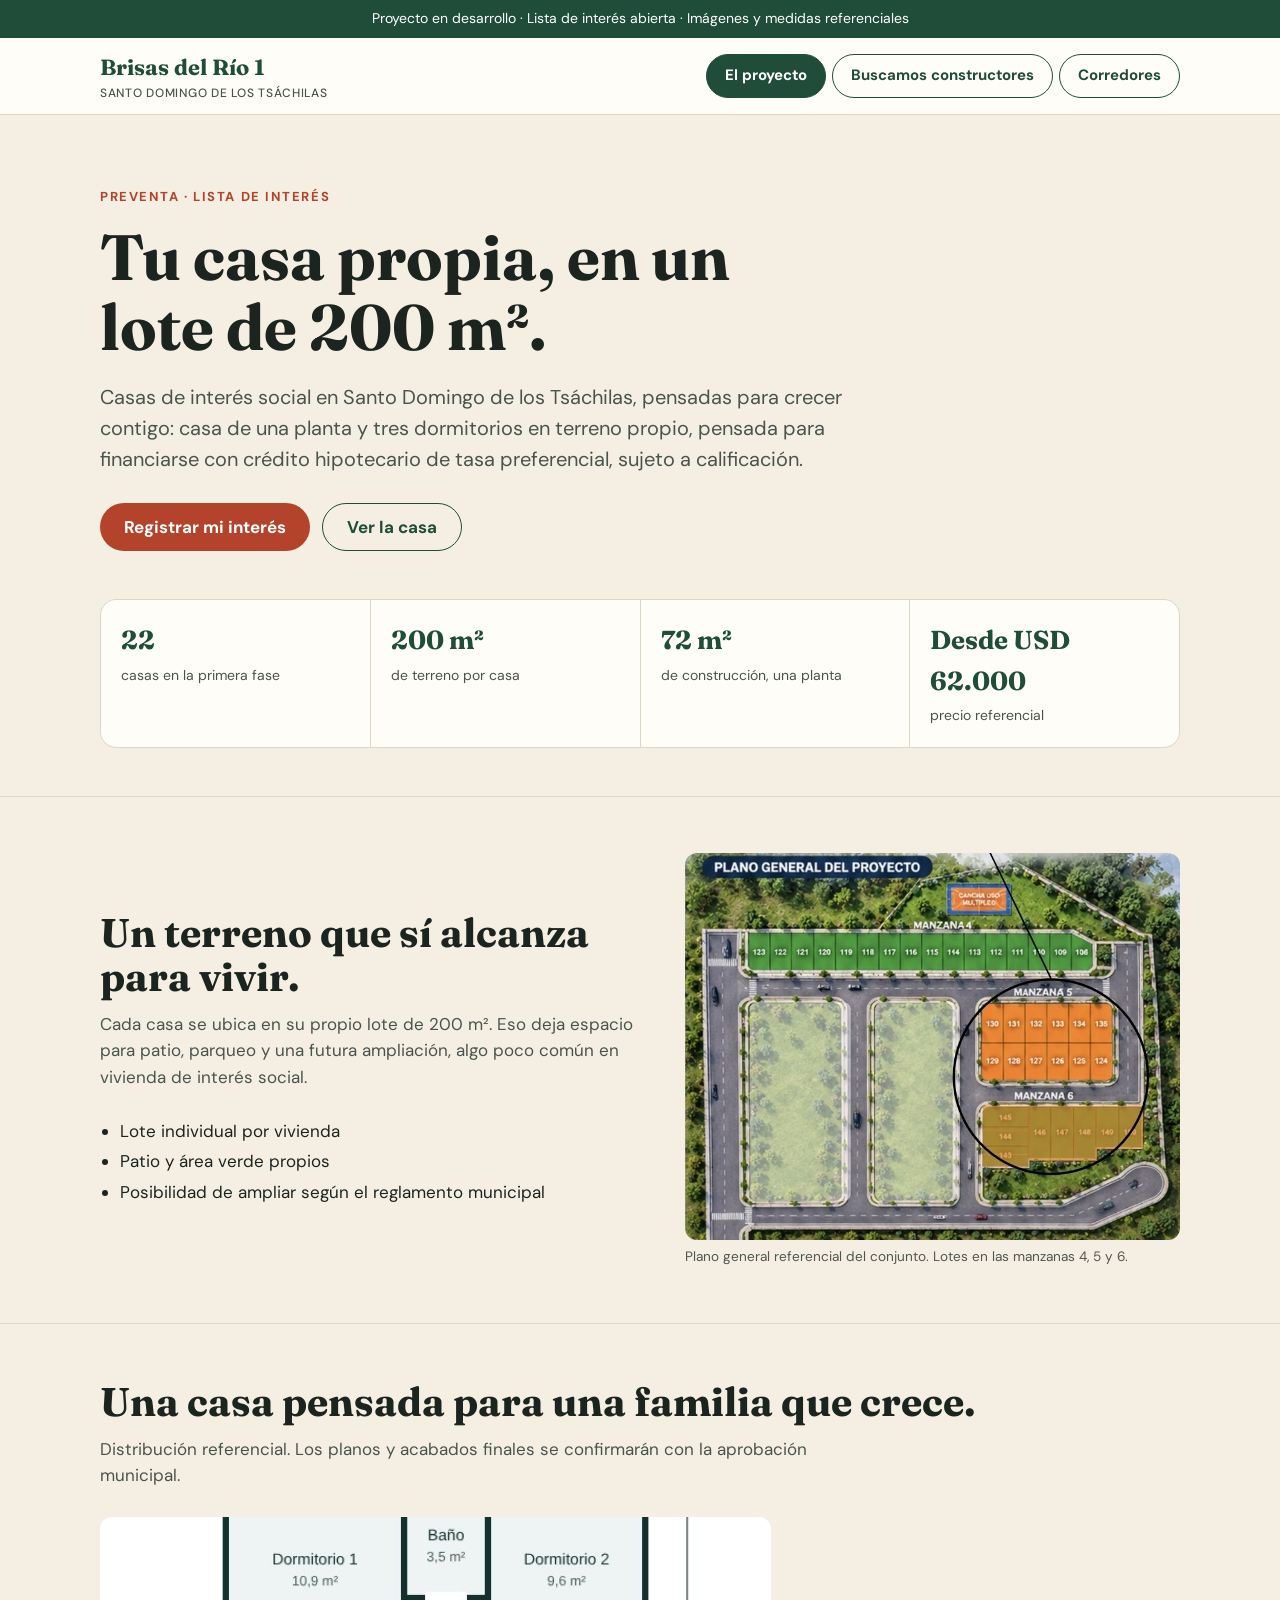
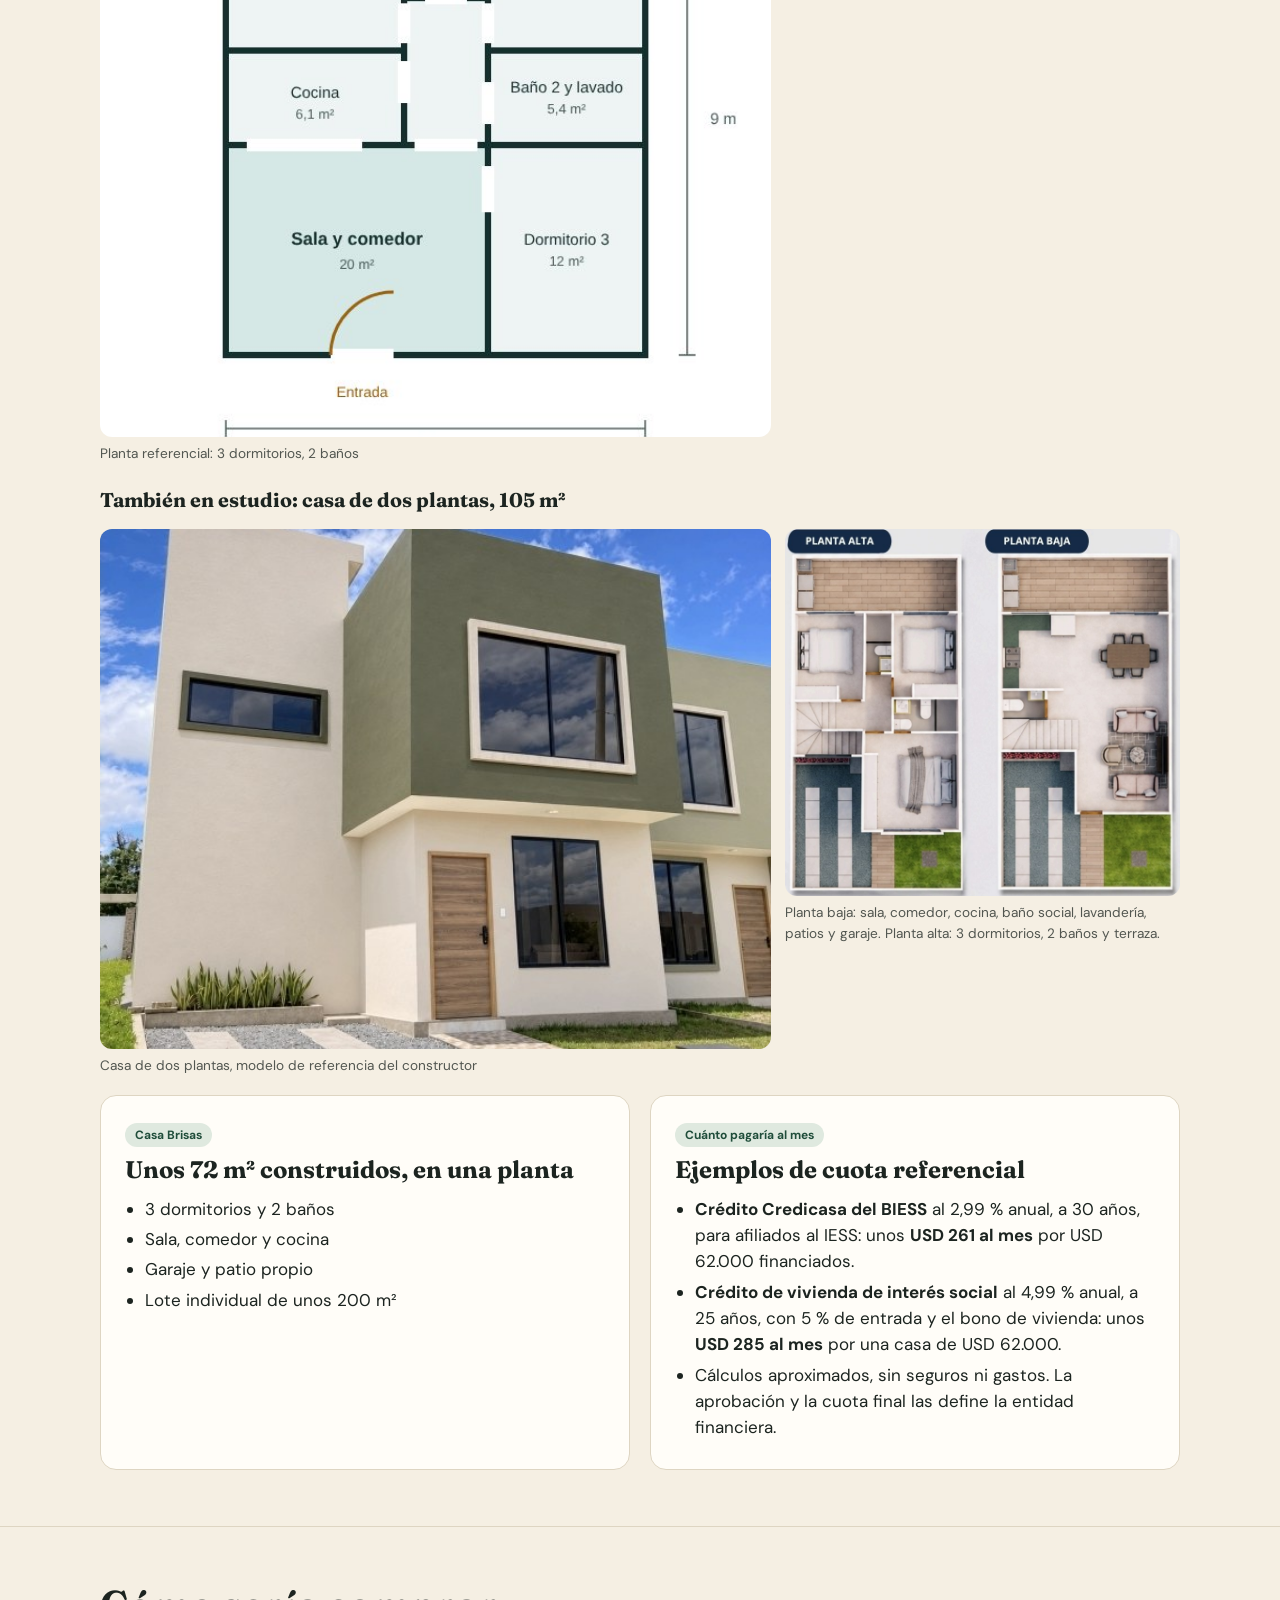
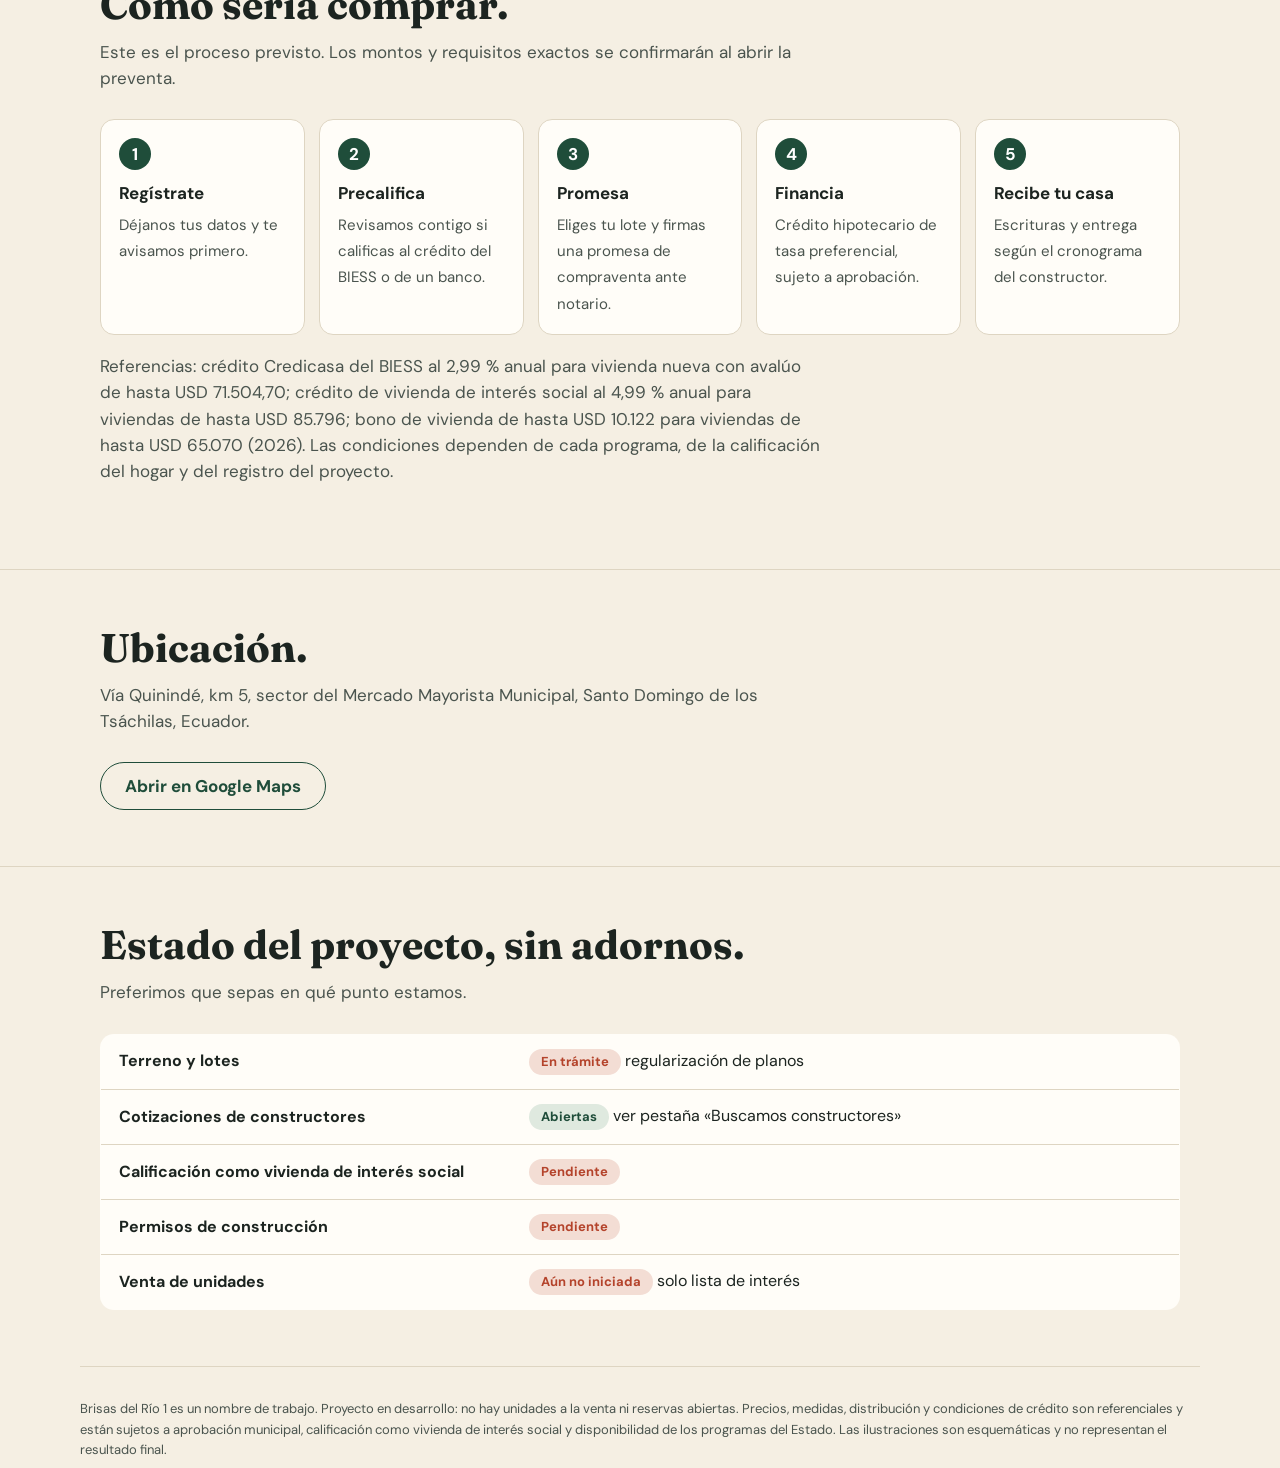
<file: index.html>
<!doctype html>
<html lang="es">
<head>
<meta charset="utf-8">
<meta name="viewport" content="width=device-width, initial-scale=1">
<title>Brisas del Río 1 · Casas en Santo Domingo</title>
<meta property="og:title" content="Brisas del Río 1 · Casas de una planta en Santo Domingo">
<meta property="og:description" content="22 casas de una planta en lotes de 200 m², desde USD 62.000 referencial. Lista de interés, convocatoria a constructores y red de corredores.">
<meta property="og:image" content="https://neyt.github.io/residencial-aurora/img/brisas-satelite.jpg">
<meta property="og:url" content="https://neyt.github.io/residencial-aurora/">
<meta property="og:type" content="website">
<link rel="icon" href="data:image/svg+xml,%3Csvg xmlns='http://www.w3.org/2000/svg' viewBox='0 0 100 100'%3E%3Ctext y='.9em' font-size='90'%3E🏡%3C/text%3E%3C/svg%3E">
<meta name="description" content="Proyecto de casas de interés social sobre lotes de 200 m² en Santo Domingo de los Tsáchilas. Lista de interés abierta y búsqueda de constructores.">
<link rel="preconnect" href="https://fonts.googleapis.com">
<link rel="preconnect" href="https://fonts.gstatic.com" crossorigin>
<link href="https://fonts.googleapis.com/css2?family=Fraunces:opsz,wght@9..144,500;9..144,700&family=DM+Sans:wght@400;500;700&display=swap" rel="stylesheet">
<style>
:root{
  --ink:#1c2420; --ink2:#4a544e; --sand:#f5efe3; --paper:#fffdf8; --line:#ded5c2;
  --green:#1f4d3a; --green2:#2f6b52; --clay:#b4432b; --clayTint:#f3ddd4; --greenTint:#dfe9df;
}
@media (prefers-color-scheme: dark){
  :root{--ink:#f1ede3; --ink2:#c2c8c0; --sand:#141a17; --paper:#1b231f; --line:#33403a;
    --green:#8fcaa8; --green2:#a9d9bd; --clay:#f0a48f; --clayTint:#3a2620; --greenTint:#22322a;}
}
*{box-sizing:border-box}
html{scroll-behavior:smooth}
body{margin:0;background:var(--sand);color:var(--ink);font-family:'DM Sans',system-ui,sans-serif;line-height:1.55;font-size:17px}
h1,h2,h3{font-family:'Fraunces',Georgia,serif;font-weight:700;line-height:1.1;margin:0}
a{color:inherit}
.wrap{max-width:1120px;margin:0 auto;padding:0 20px}
.notice{background:var(--green);color:#fff;font-size:14px;text-align:center;padding:8px 16px}
@media (prefers-color-scheme: dark){.notice{color:#0f1a14}}
header.top{background:var(--paper);border-bottom:1px solid var(--line);position:sticky;top:0;z-index:5}
.bar{display:flex;align-items:center;justify-content:space-between;gap:16px;flex-wrap:wrap;padding:12px 20px;max-width:1120px;margin:0 auto}
.brand{font-family:'Fraunces',serif;font-weight:700;font-size:22px;color:var(--green);text-decoration:none}
.brand small{display:block;font-family:'DM Sans',sans-serif;font-size:12px;font-weight:500;color:var(--ink2);letter-spacing:.06em;text-transform:uppercase}
[role=tablist]{display:flex;gap:6px}
[role=tab]{font:inherit;font-weight:700;font-size:15px;min-height:44px;padding:0 18px;border-radius:999px;border:1.5px solid var(--green);background:transparent;color:var(--green);cursor:pointer}
[role=tab][aria-selected=true]{background:var(--green);color:#fff}
@media (prefers-color-scheme: dark){[role=tab][aria-selected=true]{color:#0f1a14}}
[role=tab]:focus-visible,.btn:focus-visible{outline:3px solid var(--clay);outline-offset:2px}
.btn{display:inline-flex;align-items:center;justify-content:center;min-height:48px;padding:0 24px;border-radius:999px;font-weight:700;text-decoration:none;background:var(--clay);color:#fff;border:0}
.btn.alt{background:transparent;color:var(--green);border:1.5px solid var(--green)}
@media (prefers-color-scheme: dark){.btn{color:#1a0f0b}}
.hero{padding:72px 0 48px}
.eyebrow{font-size:13px;font-weight:700;letter-spacing:.12em;text-transform:uppercase;color:var(--clay);margin-bottom:14px}
.hero h1{font-size:clamp(36px,6vw,64px);max-width:16ch}
.hero p.lead{font-size:20px;max-width:56ch;color:var(--ink2);margin:20px 0 28px}
.cta{display:flex;gap:12px;flex-wrap:wrap}
.facts{display:grid;grid-template-columns:repeat(4,minmax(0,1fr));gap:1px;background:var(--line);border:1px solid var(--line);border-radius:16px;overflow:hidden;margin-top:48px}
.facts div{background:var(--paper);padding:20px}
.facts b{display:block;font-family:'Fraunces',serif;font-size:26px;color:var(--green)}
.facts span{font-size:14px;color:var(--ink2)}
section.blk{padding:56px 0;border-top:1px solid var(--line)}
section.blk h2{font-size:clamp(28px,4vw,40px);margin-bottom:12px}
.sub{color:var(--ink2);max-width:60ch;margin:0 0 28px}
.two{display:grid;grid-template-columns:1.1fr 1fr;gap:40px;align-items:center}
.plan{background:var(--paper);border:1px solid var(--line);border-radius:16px;padding:20px}
.plan p{font-size:13px;color:var(--ink2);margin:10px 0 0}
.cards{display:grid;grid-template-columns:repeat(2,minmax(0,1fr));gap:20px}
.card{background:var(--paper);border:1px solid var(--line);border-radius:16px;padding:24px}
.card h3{font-size:24px;margin-bottom:6px}
.card ul,.list{margin:12px 0 0;padding-left:20px}
.card li,.list li{margin:4px 0}
.shot{display:block;width:100%;height:auto;border-radius:10px;margin-top:8px}
.cap{font-size:12px;color:var(--ink2);margin:6px 0 0}
.tag{display:inline-block;font-size:12px;font-weight:700;padding:3px 10px;border-radius:999px;background:var(--greenTint);color:var(--green);margin-bottom:10px}
.steps{display:grid;grid-template-columns:repeat(5,minmax(0,1fr));gap:14px;counter-reset:s;padding:0;list-style:none;margin:0}
.steps li{counter-increment:s;background:var(--paper);border:1px solid var(--line);border-radius:14px;padding:18px}
.steps li::before{content:counter(s);display:flex;align-items:center;justify-content:center;width:32px;height:32px;border-radius:50%;background:var(--green);color:#fff;font-weight:700;margin-bottom:10px}
@media (prefers-color-scheme: dark){.steps li::before{color:#0f1a14}}
.steps b{display:block;margin-bottom:4px}
.steps span{font-size:15px;color:var(--ink2)}
.status{width:100%;border-collapse:collapse;background:var(--paper);border:1px solid var(--line);border-radius:14px;overflow:hidden}
.status th,.status td{text-align:left;padding:14px 18px;border-bottom:1px solid var(--line);font-size:16px}
.status th{font-weight:700;width:38%}
.pill{display:inline-block;font-size:13px;font-weight:700;padding:3px 12px;border-radius:999px}
.pill.go{background:var(--greenTint);color:var(--green)}
.pill.wait{background:var(--clayTint);color:var(--clay)}
.build-hero{background:var(--green);color:#fff;padding:64px 0}
@media (prefers-color-scheme: dark){.build-hero{color:#0f1a14}}
.build-hero h1{font-size:clamp(34px,5.5vw,56px);max-width:18ch}
.build-hero p{font-size:19px;max-width:58ch;margin:18px 0 26px;opacity:.92}
.build-hero .btn{background:#fff;color:var(--green)}
@media (prefers-color-scheme: dark){.build-hero .btn{background:#0f1a14;color:var(--green)}}
.disc{font-size:13px;color:var(--ink2);padding:32px 0 48px;border-top:1px solid var(--line)}
footer .wrap{padding-bottom:8px}
[hidden]{display:none!important}
@media (max-width:820px){
  .facts{grid-template-columns:repeat(2,minmax(0,1fr))}
  .two,.cards{grid-template-columns:1fr}
  .steps{grid-template-columns:1fr}
  .hero{padding-top:44px}
}
.fotos-casa{display:grid;grid-template-columns:1.7fr 1fr;gap:14px;margin:18px 0}.fotos-casa figure{margin:0}.fotos-casa img{width:100%;height:auto;border-radius:12px;display:block;background:#fff}.fotos-casa figcaption{font-size:.85rem;opacity:.75;margin-top:6px}@media(max-width:700px){.fotos-casa{grid-template-columns:1fr}}
.plan-real{margin:0}.plan-real img{width:100%;height:auto;border-radius:12px;display:block}.plan-real figcaption{font-size:.85rem;opacity:.75;margin-top:6px}.opc{margin:26px 0 4px}.fotos-casa img{max-height:520px;object-fit:cover}
</style>
</head>
<body>
<div class="notice">Proyecto en desarrollo · Lista de interés abierta · Imágenes y medidas referenciales</div>
<header class="top">
  <div class="bar">
    <a class="brand" href="#proyecto">Brisas del Río 1<small>Santo Domingo de los Tsáchilas</small></a>
    <div role="tablist" aria-label="Secciones">
      <button role="tab" id="tab-proyecto" aria-selected="true" aria-controls="panel-proyecto">El proyecto</button>
      <button role="tab" id="tab-constructores" aria-selected="false" aria-controls="panel-constructores">Buscamos constructores</button>
      <button role="tab" id="tab-corredores" aria-selected="false" aria-controls="panel-corredores">Corredores</button>
    </div>
  </div>
</header>

<main>
<div role="tabpanel" id="panel-proyecto" aria-labelledby="tab-proyecto">
  <div class="wrap">
    <div class="hero">
      <div class="eyebrow">Preventa · lista de interés</div>
      <h1>Tu casa propia, en un lote de 200&nbsp;m².</h1>
      <p class="lead">Casas de interés social en Santo Domingo de los Tsáchilas, pensadas para crecer contigo: casa de una planta y tres dormitorios en terreno propio, pensada para financiarse con crédito hipotecario de tasa preferencial, sujeto a calificación.</p>
      <div class="cta">
        <a class="btn" href="mailto:info@neytorres.com?subject=Quiero%20informaci%C3%B3n%20-%20Brisas%20del%20R%C3%ADo%201">Registrar mi interés</a>
        <a class="btn alt" href="#modelos">Ver la casa</a>
      </div>
      <div class="facts">
        <div><b>22</b><span>casas en la primera fase</span></div>
        <div><b>200 m²</b><span>de terreno por casa</span></div>
        <div><b>72 m²</b><span>de construcción, una planta</span></div>
        <div><b>Desde USD 62.000</b><span>precio referencial</span></div>
      </div>
    </div>
  </div>

  <section class="blk" id="terreno">
    <div class="wrap two">
      <div>
        <h2>Un terreno que sí alcanza para vivir.</h2>
        <p class="sub">Cada casa se ubica en su propio lote de 200&nbsp;m². Eso deja espacio para patio, parqueo y una futura ampliación, algo poco común en vivienda de interés social.</p>
        <ul class="list">
          <li>Lote individual por vivienda</li>
          <li>Patio y área verde propios</li>
          <li>Posibilidad de ampliar según el reglamento municipal</li>
        </ul>
      </div>
      <figure class="plan-real"><img src="img/plano-conjunto.jpg" alt="Plano general del conjunto Brisas del Río, con las manzanas 4, 5 y 6" width="820" height="640" loading="lazy"><figcaption>Plano general referencial del conjunto. Lotes en las manzanas 4, 5 y 6.</figcaption></figure>
    </div>
  </section>

  <section class="blk" id="modelos">
    <div class="wrap">
      <h2>Una casa pensada para una familia que crece.</h2>
      <p class="sub">Distribución referencial. Los planos y acabados finales se confirmarán con la aprobación municipal.</p>
      <div class="fotos-casa">
        <figure><img src="img/planta-un-piso.jpg" alt="Planta referencial de unos 72 m²: sala y comedor, cocina, tres dormitorios, dos baños y lavado" width="640" height="700" loading="lazy"><figcaption>Planta referencial: 3 dormitorios, 2 baños</figcaption></figure>
      </div>
      <h3 class="opc">También en estudio: casa de dos plantas, 105&nbsp;m²</h3>
      <div class="fotos-casa">
        <figure><img src="img/casa-dos-pisos.jpg" alt="Fotografía de una casa de dos plantas del constructor, de fachada blanca y verde" width="598" height="678" loading="lazy"><figcaption>Casa de dos plantas, modelo de referencia del constructor</figcaption></figure>
        <figure><img src="img/plantas-dos-pisos.jpg" alt="Planta alta y planta baja de la casa de 105 m²" width="840" height="780" loading="lazy"><figcaption>Planta baja: sala, comedor, cocina, baño social, lavandería, patios y garaje. Planta alta: 3 dormitorios, 2 baños y terraza.</figcaption></figure>
      </div>
      <div class="cards">
        <article class="card">
          <span class="tag">Casa Brisas</span>
          <h3>Unos 72 m² construidos, en una planta</h3>
          <ul>
            <li>3 dormitorios y 2 baños</li>
            <li>Sala, comedor y cocina</li>
            <li>Garaje y patio propio</li>
            <li>Lote individual de unos 200&nbsp;m²</li>
          </ul>
        </article>
        <article class="card">
          <span class="tag">Cuánto pagaría al mes</span>
          <h3>Ejemplos de cuota referencial</h3>
          <ul>
            <li><b>Crédito Credicasa del BIESS</b> al 2,99&nbsp;% anual, a 30 años, para afiliados al IESS: unos <b>USD 261 al mes</b> por USD 62.000 financiados.</li>
            <li><b>Crédito de vivienda de interés social</b> al 4,99&nbsp;% anual, a 25 años, con 5&nbsp;% de entrada y el bono de vivienda: unos <b>USD 285 al mes</b> por una casa de USD 62.000.</li>
            <li>Cálculos aproximados, sin seguros ni gastos. La aprobación y la cuota final las define la entidad financiera.</li>
          </ul>
        </article>
      </div>
    </div>
  </section>

  <section class="blk" id="comprar">
    <div class="wrap">
      <h2>Cómo sería comprar.</h2>
      <p class="sub">Este es el proceso previsto. Los montos y requisitos exactos se confirmarán al abrir la preventa.</p>
      <ol class="steps">
        <li><b>Regístrate</b><span>Déjanos tus datos y te avisamos primero.</span></li>
        <li><b>Precalifica</b><span>Revisamos contigo si calificas al crédito del BIESS o de un banco.</span></li>
        <li><b>Promesa</b><span>Eliges tu lote y firmas una promesa de compraventa ante notario.</span></li>
        <li><b>Financia</b><span>Crédito hipotecario de tasa preferencial, sujeto a aprobación.</span></li>
        <li><b>Recibe tu casa</b><span>Escrituras y entrega según el cronograma del constructor.</span></li>
      </ol>
      <p class="sub" style="margin-top:18px">Referencias: crédito Credicasa del BIESS al 2,99&nbsp;% anual para vivienda nueva con avalúo de hasta USD 71.504,70; crédito de vivienda de interés social al 4,99&nbsp;% anual para viviendas de hasta USD 85.796; bono de vivienda de hasta USD 10.122 para viviendas de hasta USD 65.070 (2026). Las condiciones dependen de cada programa, de la calificación del hogar y del registro del proyecto.</p>
    </div>
  </section>

  <section class="blk" id="ubicacion">
    <div class="wrap">
      <h2>Ubicación.</h2>
      <p class="sub">Vía Quinindé, km 5, sector del Mercado Mayorista Municipal, Santo Domingo de los Tsáchilas, Ecuador.</p>
      <a class="btn alt" href="https://www.google.com/maps/search/?api=1&query=-0.2100768,-79.1777728" rel="noopener">Abrir en Google Maps</a>
    </div>
  </section>

  <section class="blk" id="estado">
    <div class="wrap">
      <h2>Estado del proyecto, sin adornos.</h2>
      <p class="sub">Preferimos que sepas en qué punto estamos.</p>
      <table class="status">
        <tbody>
          <tr><th scope="row">Terreno y lotes</th><td><span class="pill wait">En trámite</span> regularización de planos</td></tr>
          <tr><th scope="row">Cotizaciones de constructores</th><td><span class="pill go">Abiertas</span> ver pestaña «Buscamos constructores»</td></tr>
          <tr><th scope="row">Calificación como vivienda de interés social</th><td><span class="pill wait">Pendiente</span></td></tr>
          <tr><th scope="row">Permisos de construcción</th><td><span class="pill wait">Pendiente</span></td></tr>
          <tr><th scope="row">Venta de unidades</th><td><span class="pill wait">Aún no iniciada</span> solo lista de interés</td></tr>
        </tbody>
      </table>
    </div>
  </section>
</div>

<div role="tabpanel" id="panel-constructores" aria-labelledby="tab-constructores" hidden>
  <div class="build-hero">
    <div class="wrap">
      <div class="eyebrow" style="color:inherit;opacity:.8">Convocatoria abierta</div>
      <h1>Buscamos constructores para cotizar el proyecto.</h1>
      <p>22 casas de una planta y unos 72&nbsp;m² en lotes de 200&nbsp;m², en Santo Domingo de los Tsáchilas. Queremos comparar costo por metro cuadrado y plazo entre varios constructores antes de decidir.</p>
      <a class="btn" href="constructores.html">Ver el pliego completo y cotizar</a>
    </div>
  </div>

  <section class="blk" style="border-top:0">
    <div class="wrap two" style="align-items:start">
      <div>
        <h2>Qué necesitamos en su cotización.</h2>
        <ul class="list">
          <li>Costo por m² construido y precio total por casa terminada, para una casa de una planta, 3 dormitorios y unos 72&nbsp;m²</li>
          <li>Plazo en meses hasta la primera entrega y ritmo de entrega del resto</li>
          <li>Esquema de pago propuesto (avance de obra u otro)</li>
          <li>Especificaciones y acabados incluidos</li>
          <li>Obras de vivienda de interés social entregadas, con referencias verificables</li>
          <li>Puede cotizar las 22 casas o solo un grupo de 4 o de 6</li>
        </ul>
      </div>
      <div>
        <h2>Requisitos para participar.</h2>
        <ul class="list">
          <li>Registro de promotor inmobiliario vigente o en trámite en SIIDUVI</li>
          <li>Certificados de no adeudar al SRI, IESS y SERCOP</li>
          <li>Disposición para ajustarse a los requisitos de calificación de vivienda de interés social</li>
          <li>Experiencia comprobable en construcción de vivienda en serie</li>
        </ul>
      </div>
    </div>
  </section>

  <section class="blk">
    <div class="wrap">
      <h2>Cómo sigue el proceso.</h2>
      <ol class="steps">
        <li><b>Nos escribe</b><span>Una cotización preliminar basta para empezar.</span></li>
        <li><b>Bases técnicas</b><span>Le compartimos los datos del lote y de los modelos.</span></li>
        <li><b>Comparativo</b><span>Ordenamos las propuestas por costo, plazo y solvencia.</span></li>
        <li><b>Entrevista</b><span>Conversamos con los finalistas.</span></li>
        <li><b>Decisión</b><span>Elegimos con criterios claros y los comunicamos a todos.</span></li>
      </ol>
      <p class="sub" style="margin-top:18px">Recibimos propuestas de forma continua. Enviar una cotización no genera obligación para ninguna de las partes.</p>
      <div class="cta"><a class="btn" href="constructores.html#cotizar">Cotizar llave en mano · hasta el 7 de diciembre</a></div>
    </div>
  </section>
</div>
<div role="tabpanel" id="panel-corredores" aria-labelledby="tab-corredores" hidden>
  <div class="build-hero">
    <div class="wrap">
      <div class="eyebrow" style="color:inherit;opacity:.8">Red de corredores</div>
      <h1>¿Vende vivienda en Santo Domingo? Sumemos fuerzas.</h1>
      <p>22 casas de una planta desde USD 62.000, pensadas para el crédito del BIESS al 2,99&nbsp;% y el bono de vivienda. Buscamos corredores con licencia y referidores de la zona.</p>
      <a class="btn" href="mailto:info@neytorres.com?subject=Corredor%20-%20Brisas%20del%20R%C3%ADo%201&body=Nombre%3A%0ALicencia%20de%20corredor%3A%0AZona%3A%0AWhatsApp%3A">Quiero vender este proyecto</a>
    </div>
  </div>
  <section class="blk" style="border-top:0">
    <div class="wrap two" style="align-items:start">
      <div>
        <h2>Cómo trabajamos.</h2>
        <ul class="list">
          <li>Sin exclusividad: varios corredores pueden ofrecer el proyecto</li>
          <li>Comisión al escriturar, contra factura, por cada comprador que usted registró primero</li>
          <li>Registro de clientes por escrito antes de la primera visita</li>
          <li>Fichas, precios y requisitos de crédito oficiales para todos</li>
          <li>Los compradores pagan directamente a la propietaria; el corredor no recibe dinero</li>
          <li>Diferencias, primero a mediación</li>
        </ul>
      </div>
      <div>
        <figure class="plan-real" style="margin-bottom:18px"><img src="img/plano-conjunto.jpg" alt="Plano general del conjunto" width="820" height="640" loading="lazy"><figcaption>Plano referencial del conjunto</figcaption></figure>
        <h2>A quién buscamos.</h2>
        <ul class="list">
          <li>Corredores con licencia vigente de la asociación de su provincia</li>
          <li>Asesores de crédito que conozcan el BIESS y los bancos con tasa de interés social</li>
          <li>Personas de la zona que quieran recomendar compradores, con un pago fijo por venta cerrada</li>
        </ul>
      </div>
    </div>
  </section>
</div>
</main>

<footer>
  <div class="wrap disc">
    Brisas del Río 1 es un nombre de trabajo. Proyecto en desarrollo: no hay unidades a la venta ni reservas abiertas. Precios, medidas, distribución y condiciones de crédito son referenciales y están sujetos a aprobación municipal, calificación como vivienda de interés social y disponibilidad de los programas del Estado. Las ilustraciones son esquemáticas y no representan el resultado final.
  </div>
</footer>

<script>
(function(){
  var tabs=[].slice.call(document.querySelectorAll('[role=tab]'));
  function show(id){
    tabs.forEach(function(t){
      var on=t.id==='tab-'+id;
      t.setAttribute('aria-selected',on?'true':'false');
      document.getElementById(t.getAttribute('aria-controls')).hidden=!on;
    });
    window.scrollTo(0,0);
  }
  tabs.forEach(function(t){t.addEventListener('click',function(){
    var id=t.id.replace('tab-','');
    show(id);
    try{history.replaceState(null,'','#'+id)}catch(e){}
  });});
  if(location.hash==='#constructores'){show('constructores')}
  if(location.hash==='#corredores'){show('corredores')}
})();
</script>
</body>
</html>
</file>
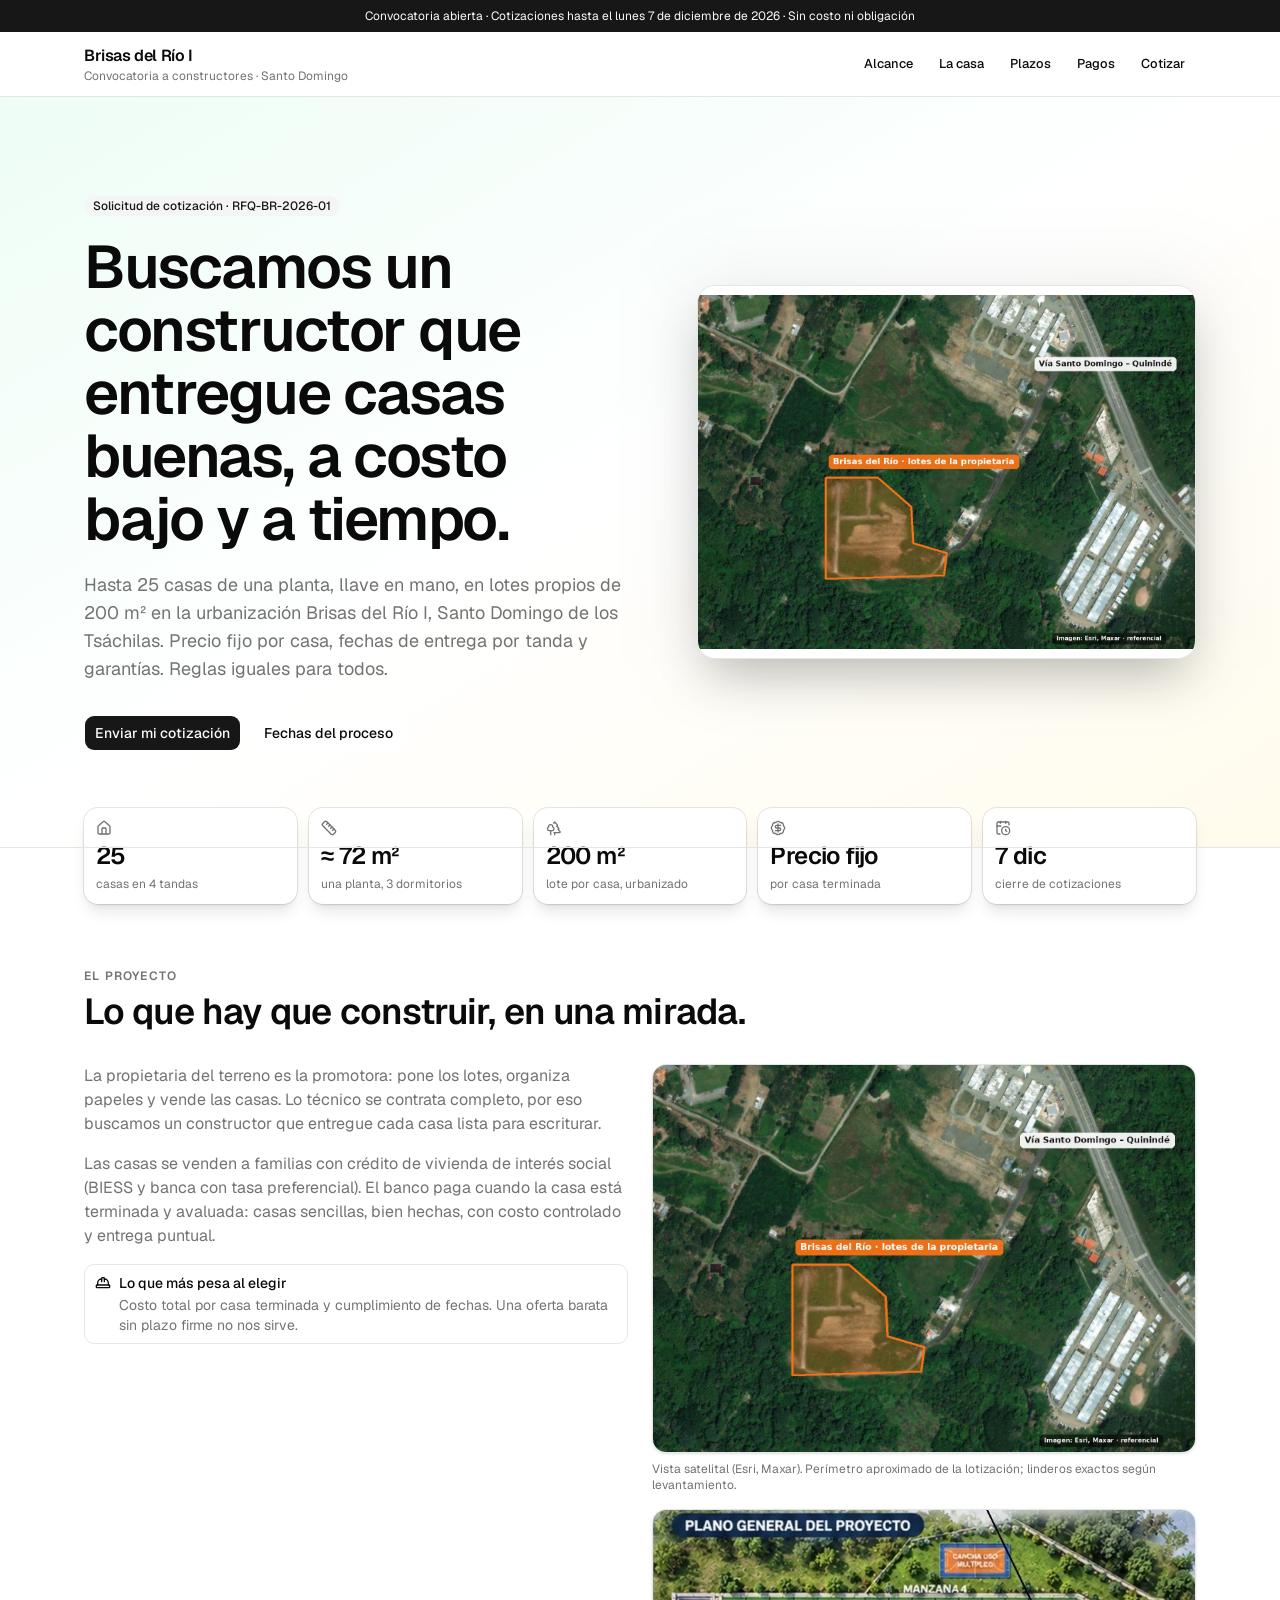
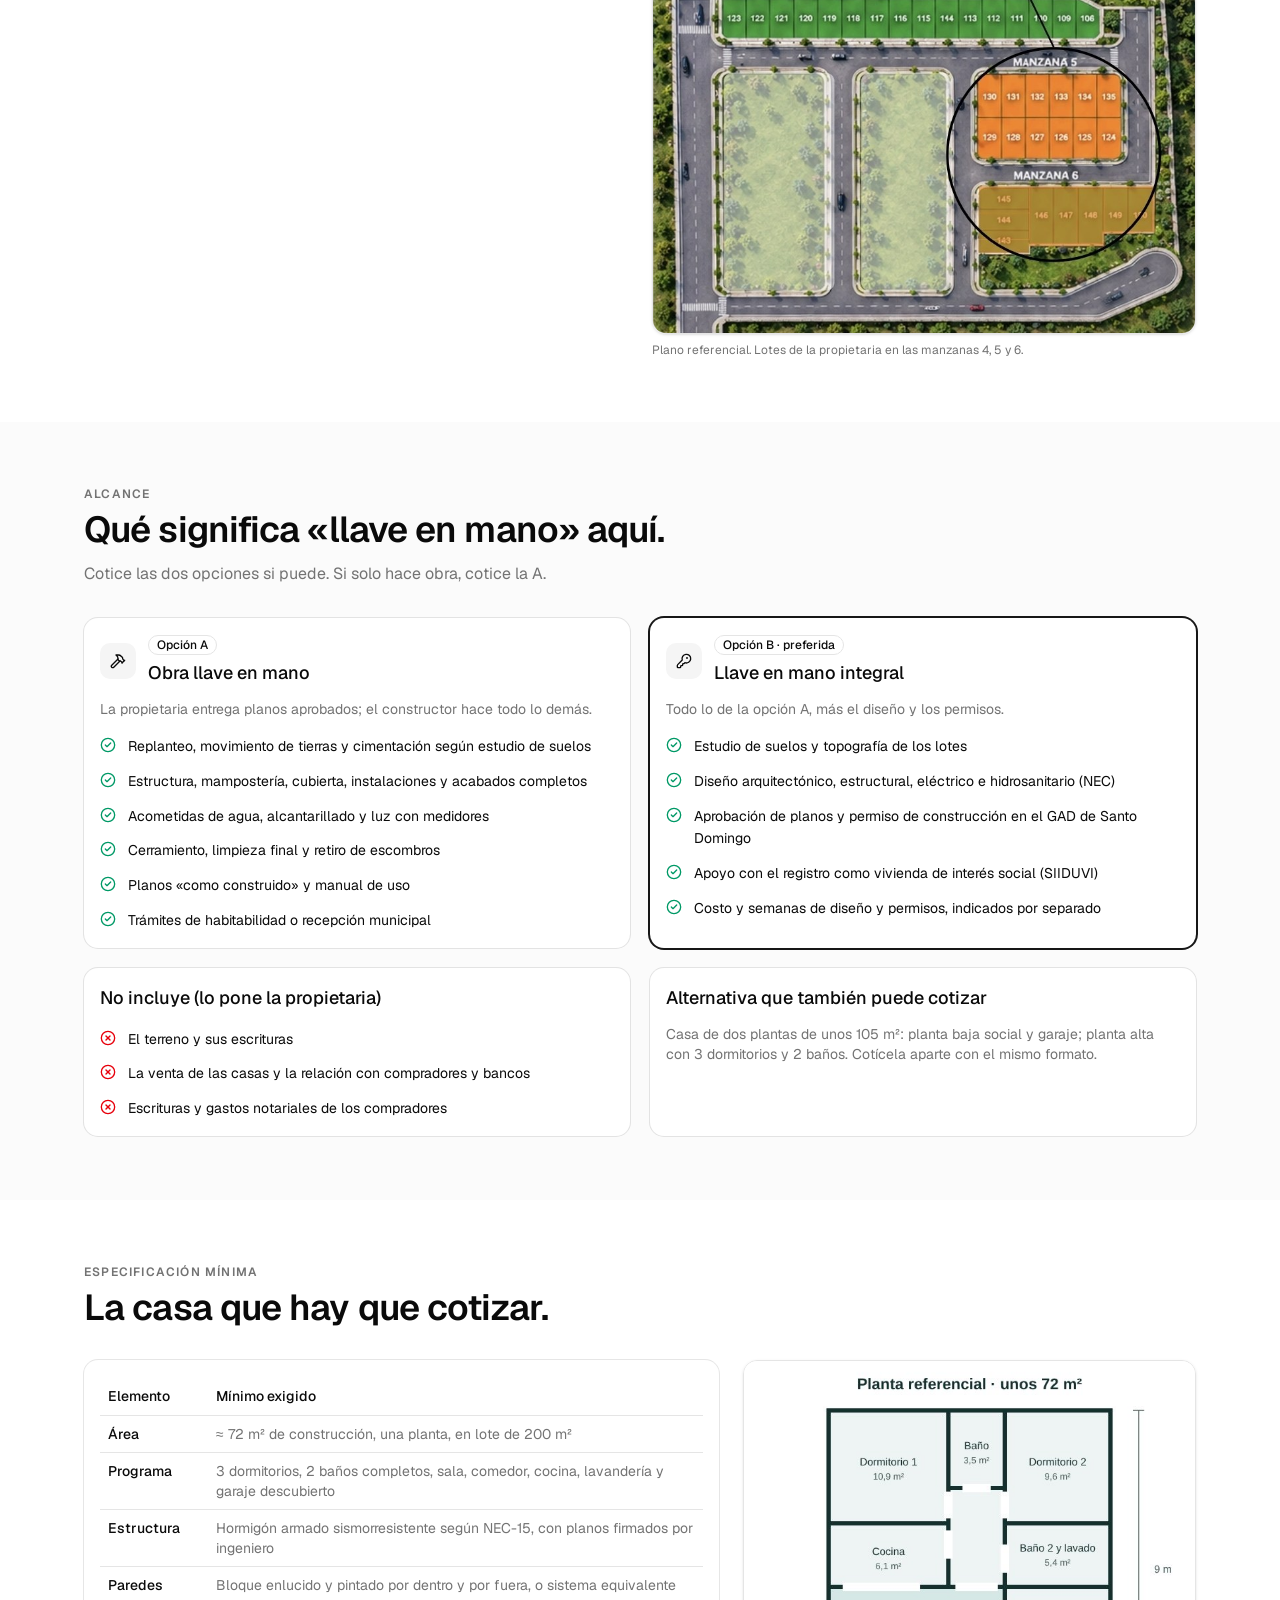
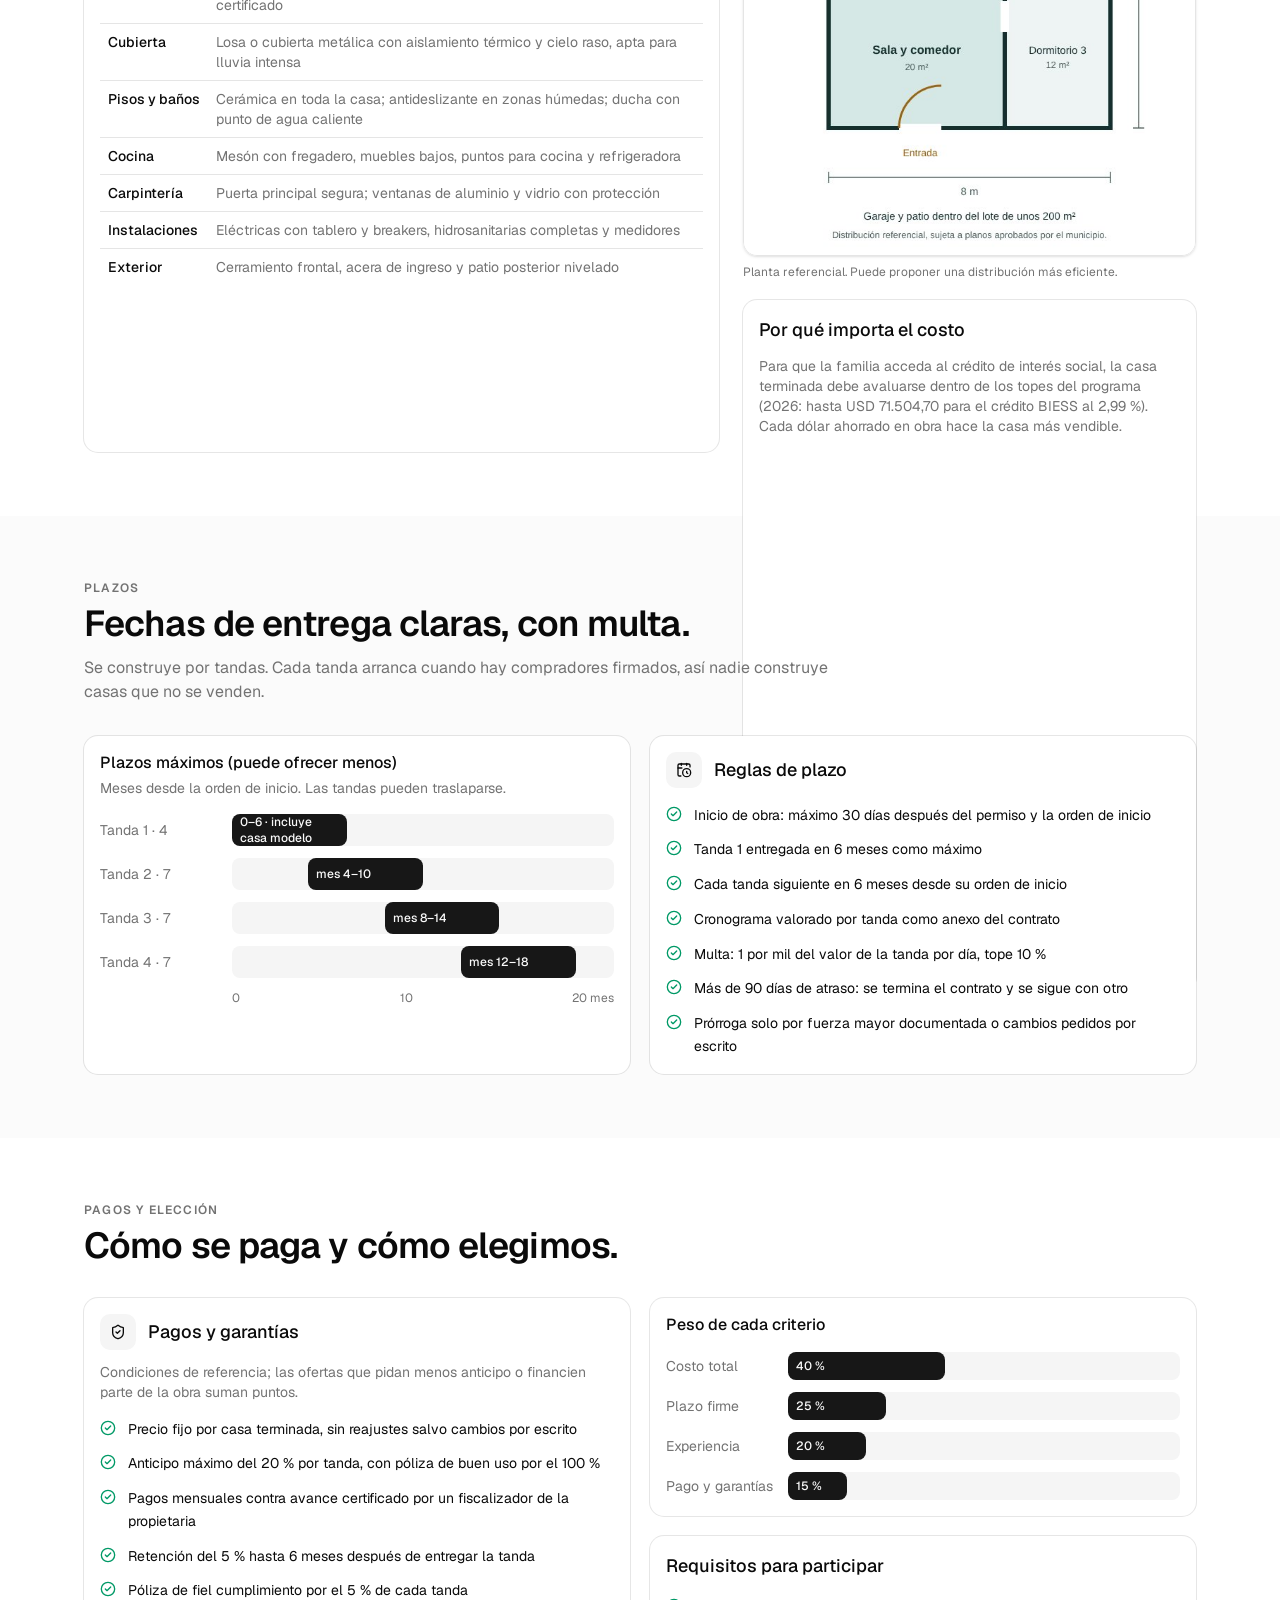
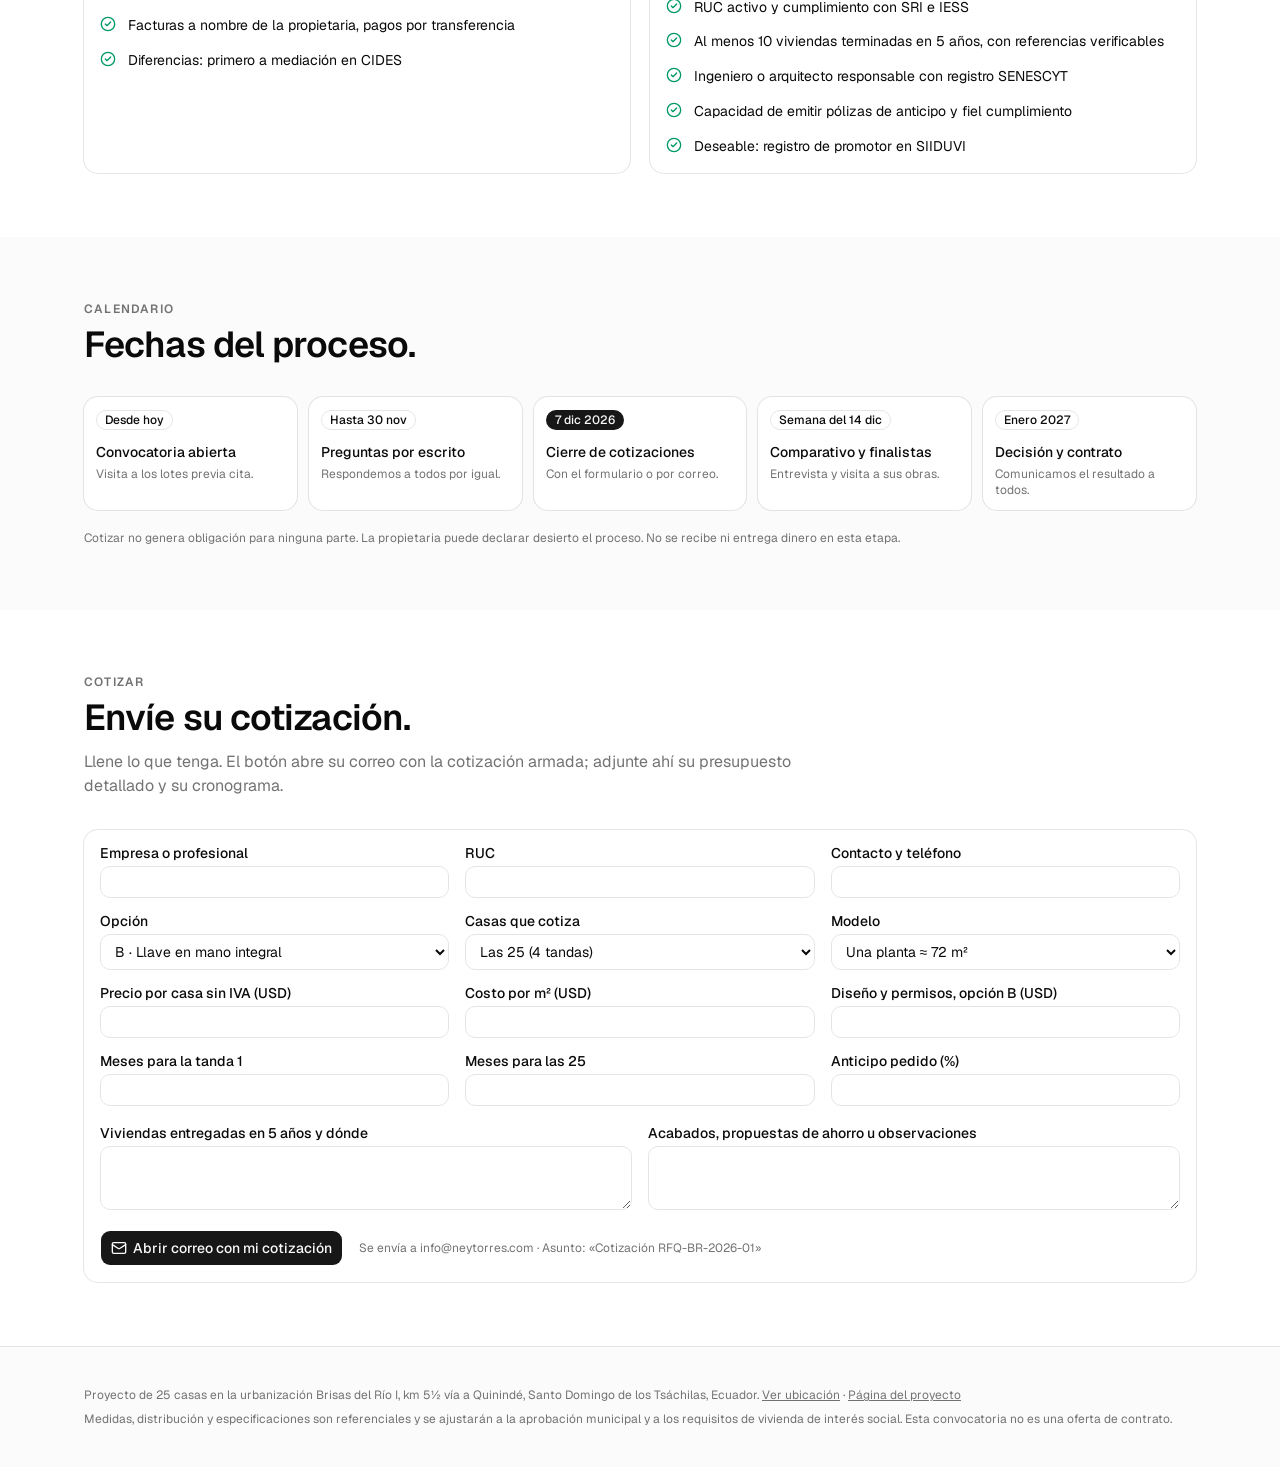
<file: constructores.html>
<!doctype html>
<html lang="es"><head><meta charset="UTF-8"><meta name="viewport" content="width=device-width, initial-scale=1.0">
<title>Cotice llave en mano: 25 casas en Santo Domingo · Brisas del Río I</title><meta name="description" content="Convocatoria a constructores: hasta 25 casas de una planta (72 m²) en lotes de 200 m², Santo Domingo. Precio fijo, entregas por tandas, plazos y garantías claras. Cierre 7 de diciembre de 2026."><meta property="og:title" content="Cotice llave en mano: 25 casas en Santo Domingo · Brisas del Río I"><meta property="og:description" content="Convocatoria a constructores: hasta 25 casas de una planta (72 m²) en lotes de 200 m², Santo Domingo. Precio fijo, entregas por tandas, plazos y garantías claras. Cierre 7 de diciembre de 2026."><meta property="og:type" content="website">
<meta property="og:image" content="https://neyt.github.io/residencial-aurora/img/brisas-satelite.jpg">
  <script type="module" crossorigin src="./assets/constructores-DKCZnJBf.js"></script>
  <link rel="modulepreload" crossorigin href="./assets/alert-DtUDTtHU.js">
  <link rel="modulepreload" crossorigin href="./assets/house-v-FLwWWV.js">
  <link rel="stylesheet" crossorigin href="./assets/alert-Bkcv5hva.css">
</head><body><div id="root"></div></body></html>
</file>
